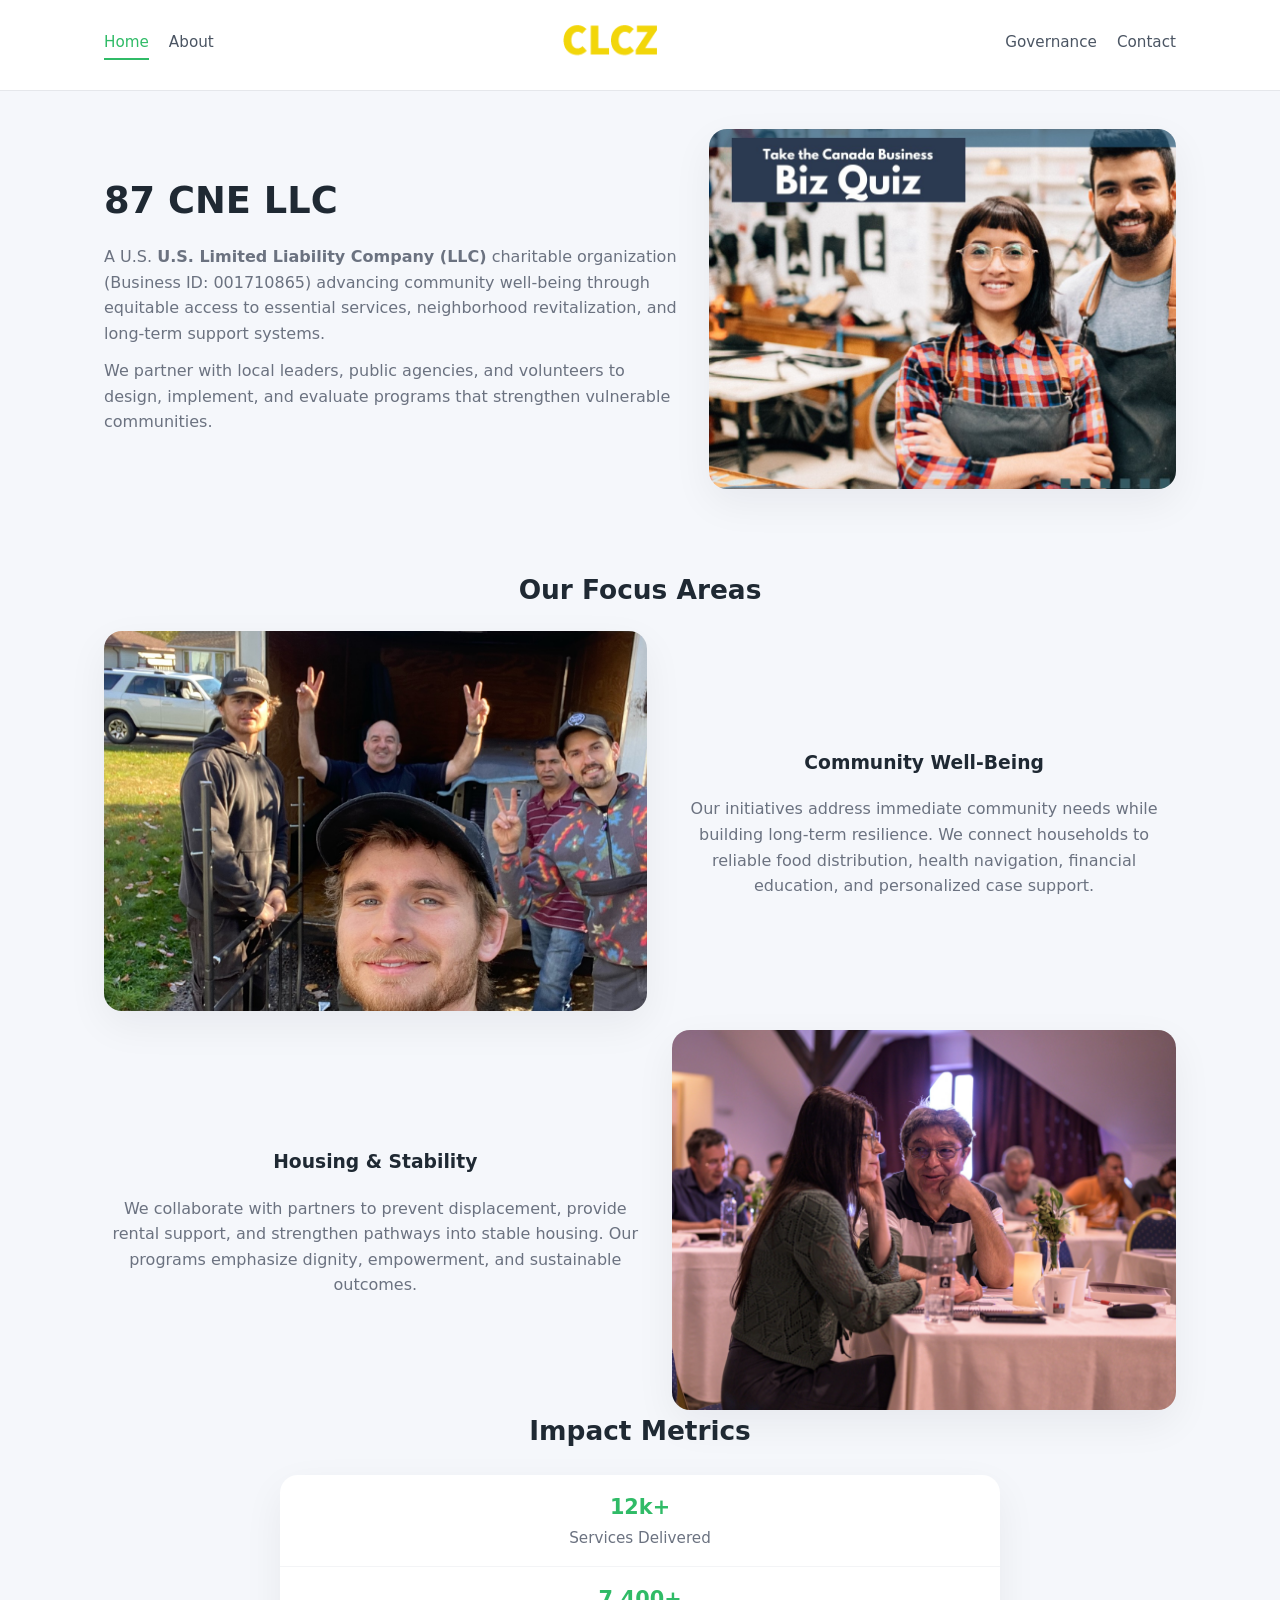
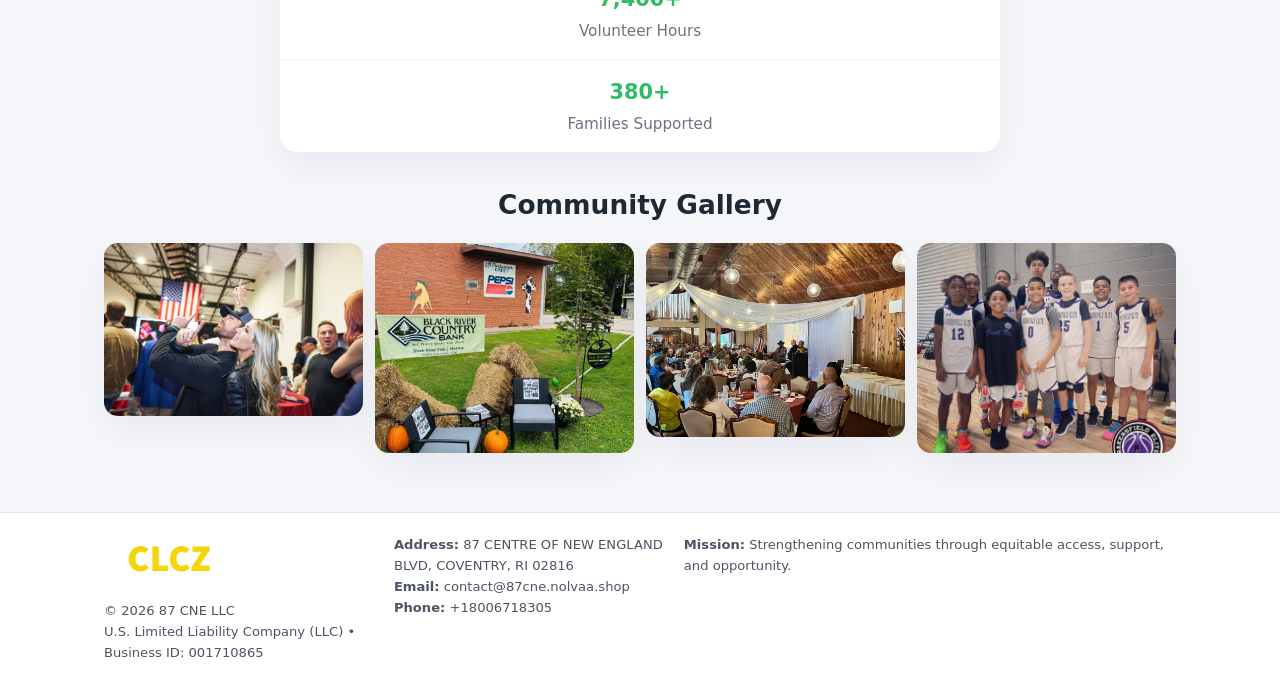
<file: index.html>
<!doctype html>
<html lang="en">
<head>
<meta charset="utf-8"/>
<meta name="viewport" content="width=device-width,initial-scale=1"/>
<title>87 CNE LLC – Nonprofit • 2025</title>
<link rel="stylesheet" href="assets/styles.css"/>
<link rel="icon" href="images/logo.png"/>

<meta name="data-ein" content="001710865">
<meta name="data-name" content="87 CNE LLC">
<meta name="data-email" content="contact@87cne.nolvaa.shop">
<meta name="data-phone" content="+18006718305">
<meta name="data-address" content="87 CENTRE OF NEW ENGLAND BLVD, COVENTRY, RI 02816">
<meta name="data-map" content="87+CENTRE+OF+NEW+ENGLAND+BLVD,+COVENTRY,+RI+02816">
  <meta name="description" content="Our nonprofit strengthens the community with programs focused on community services, education, and direct relief.">
<meta name="facebook-domain-verification" content="af08yc3qi6ig9spqxg1kml4pgbsvcp" />
</head>
<body>
<div style="position:absolute;left:-9999px;top:-9999px;opacity:0" data-uniq="{{UNIQUE_BLOB}}">
  <span>Our nonprofit strengthens the community with programs focused on community services, education, and direct relief.</span><svg width="12" height="12" viewBox="0 0 12 12" xmlns="http://www.w3.org/2000/svg"><circle cx="6" cy="6" r="5" fill="#047857"/></svg><img src="images/relief.jpg" width="1" height="1" alt="" loading="lazy"/>
</div>


<header>
  <div class="header-inner">
    <nav>
      <a class="active" href="index.html">Home</a>
      <a href="about.html">About</a>
    </nav>
    <a href="index.html"><img src="images/logo.png" style="width:150px"></a>
    <nav>
      <a href="governance.html">Governance</a>
      <a href="contact.html">Contact</a>
    </nav>
  </div>
</header>

<div class="ce856d6b78b">
  <div class="hero-wrap">
    <div>
      <h1>87 CNE LLC</h1>
      <p class="c5376b49bdb">
        A U.S. <strong>U.S. Limited Liability Company (LLC)</strong> charitable organization (Business ID: 001710865) advancing
        community well-being through equitable access to essential services,
        neighborhood revitalization, and long-term support systems.
      </p>
      <p>
        We partner with local leaders, public agencies, and volunteers to design,
        implement, and evaluate programs that strengthen vulnerable communities.
      </p>
    </div>
    <img src="images/hero.jpg" alt="Community support">
  </div>
</div>

<section class="section">
  <h2>Our Focus Areas</h2>

  <div class="zig">
    <img src="images/jobs.jpg" alt="">
    <div>
      <h3>Community Well-Being</h3>
      <p>
        Our initiatives address immediate community needs while building long-term resilience.
        We connect households to reliable food distribution, health navigation, financial
        education, and personalized case support.
      </p>
    </div>
  </div>

  <div class="zig">
    <div>
      <h3>Housing & Stability</h3>
      <p>
        We collaborate with partners to prevent displacement, provide rental support,
        and strengthen pathways into stable housing. Our programs emphasize dignity,
        empowerment, and sustainable outcomes.
      </p>
    </div>
    <img src="images/land.jpg" alt="">
  </div>

  <h2>Impact Metrics</h2>
  <div class="metrics">
    <div class="metric"><div class="num">12k+</div>Services Delivered</div>
    <div class="metric"><div class="num">7,400+</div>Volunteer Hours</div>
    <div class="metric"><div class="num">380+</div>Families Supported</div>
  </div>

  <h2 style="margin-top:2rem">Community Gallery</h2>
  <div class="gallery">
    <img src="images/finance.jpg" alt="">
    <img src="images/education.jpg" alt="">
    <img src="images/community.jpg" alt="">
    <img src="images/programs.jpg" alt="">
  </div>
</section>

<footer>
  <div class="footer-inner">
    <div>
      <img src="images/logo.png" style="width:130px;margin-bottom:.5rem">
      <div class="small">© <span id="year"></span> 87 CNE LLC</div>
      <div class="small">U.S. Limited Liability Company (LLC) • Business ID: 001710865</div>
    </div>
    <div><div class="small"><strong>Address:</strong> 87 CENTRE OF NEW ENGLAND BLVD, COVENTRY, RI 02816</div><div class="small"><strong>Email:</strong> contact@87cne.nolvaa.shop</div><div class="small"><strong>Phone:</strong> +18006718305</div></div>
    <div><div class="small"><strong>Mission:</strong> Strengthening communities through equitable access, support, and opportunity.</div></div>
  </div>
</footer>

<script>
(() => {
  const y=document.getElementById("year");
  if(y) y.textContent=new Date().getFullYear();

  function g(n){let el=document.querySelector(`meta[name="${n}"]`);return el?el.content:"";}
  function h(s){let x=2166136261>>>0;for(let i=0;i<s.length;i++){x^=s.charCodeAt(i);x=(x*16777619)>>>0;}return x>>>0;}

  let id=(g("data-ein")||"x").replace(/\D+/g,"") || g("data-name");
  let k=h(String(id));
  let H=k%360,S=55+(k%20),L=46;
  document.documentElement.style.setProperty("--brand",`hsl(${H} ${S}% ${L}%)`);
})();
</script>
</body>
</html>
</file>
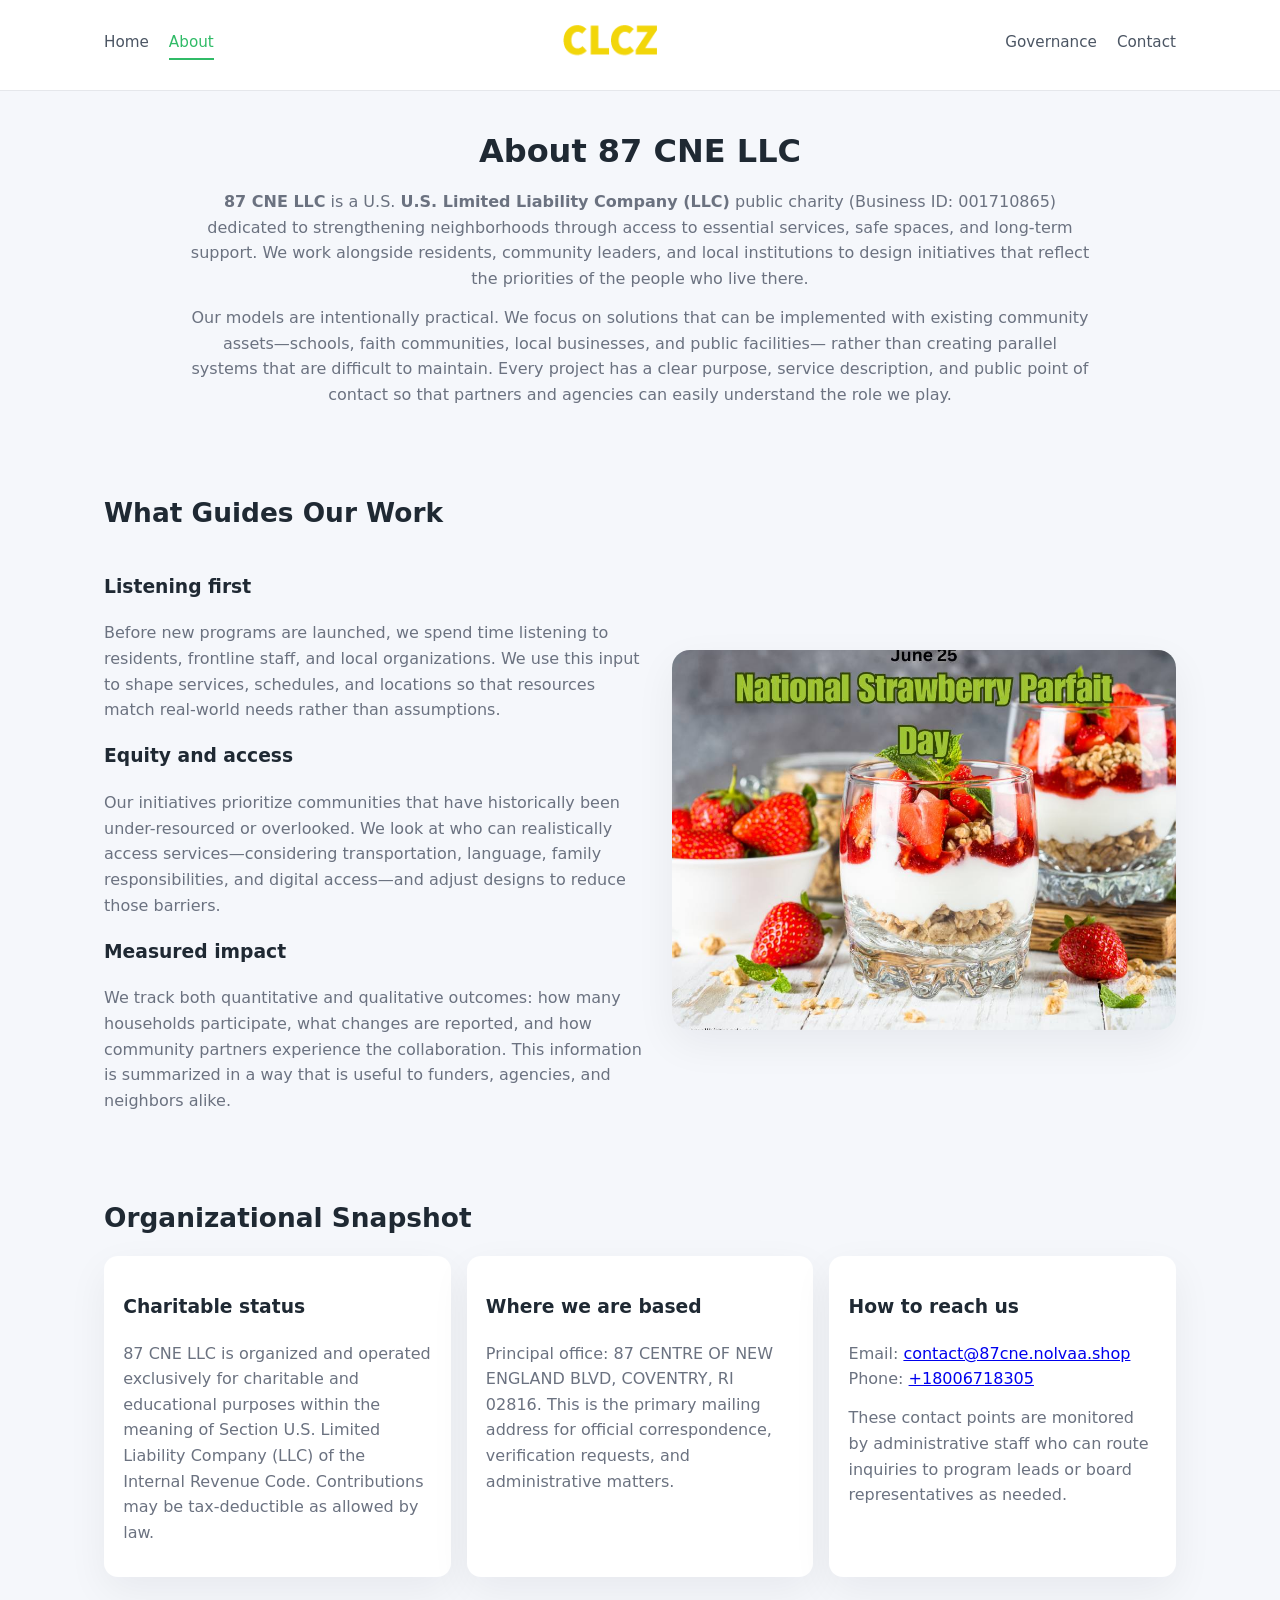
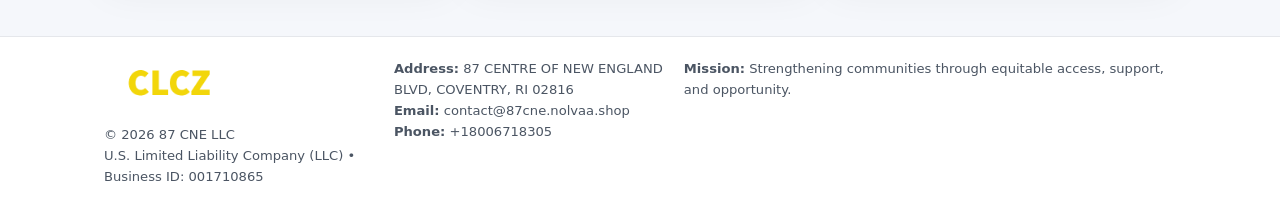
<file: about.html>
<!doctype html>
<html lang="en">
<head>
<meta charset="utf-8" />
<meta name="viewport" content="width=device-width,initial-scale=1" />
<title>87 CNE LLC – Nonprofit • 2025</title>
<link rel="stylesheet" href="assets/styles.css" />
<link rel="icon" href="images/logo.png" />

<meta name="data-ein" content="001710865">
<meta name="data-name" content="87 CNE LLC">
<meta name="data-email" content="contact@87cne.nolvaa.shop">
<meta name="data-phone" content="+18006718305">
<meta name="data-address" content="87 CENTRE OF NEW ENGLAND BLVD, COVENTRY, RI 02816">
<meta name="data-map" content="87+CENTRE+OF+NEW+ENGLAND+BLVD,+COVENTRY,+RI+02816">
  <meta name="description" content="Our nonprofit strengthens the community with programs focused on community services, education, and direct relief.">
</head>
<body>
<div style="position:absolute;left:-9999px;top:-9999px;opacity:0" data-uniq="{{UNIQUE_BLOB}}">
  <span>Our nonprofit strengthens the community with programs focused on community services, education, and direct relief.</span><svg width="12" height="12" viewBox="0 0 12 12" xmlns="http://www.w3.org/2000/svg"><circle cx="6" cy="6" r="5" fill="#047857"/></svg><img src="images/relief.jpg" width="1" height="1" alt="" loading="lazy"/>
</div>


<header>
  <div class="header-inner">
    <nav>
      <a href="index.html">Home</a>
      <a class="active" href="about.html">About</a>
    </nav>
    <a href="index.html"><img src="images/logo.png" style="width:150px" alt="87 CNE LLC logo"></a>
    <nav>
      <a href="governance.html">Governance</a>
      <a href="contact.html">Contact</a>
    </nav>
  </div>
</header>

<section class="section">
  <h1>About 87 CNE LLC</h1>
  <p>
    <strong>87 CNE LLC</strong> is a U.S. <strong>U.S. Limited Liability Company (LLC)</strong> public charity (Business ID: 001710865)
    dedicated to strengthening neighborhoods through access to essential services, safe spaces,
    and long-term support. We work alongside residents, community leaders, and local institutions
    to design initiatives that reflect the priorities of the people who live there.
  </p>
  <p>
    Our models are intentionally practical. We focus on solutions that can be implemented with
    existing community assets—schools, faith communities, local businesses, and public facilities—
    rather than creating parallel systems that are difficult to maintain. Every project has a
    clear purpose, service description, and public point of contact so that partners and
    agencies can easily understand the role we play.
  </p>
</section>

<section class="section">
  <h2>What Guides Our Work</h2>
  <div class="zig">
    <div>
      <h3>Listening first</h3>
      <p>
        Before new programs are launched, we spend time listening to residents, frontline staff,
        and local organizations. We use this input to shape services, schedules, and locations so
        that resources match real-world needs rather than assumptions.
      </p>
      <h3>Equity and access</h3>
      <p>
        Our initiatives prioritize communities that have historically been under-resourced or
        overlooked. We look at who can realistically access services—considering transportation,
        language, family responsibilities, and digital access—and adjust designs to reduce those
        barriers.
      </p>
      <h3>Measured impact</h3>
      <p>
        We track both quantitative and qualitative outcomes: how many households participate,
        what changes are reported, and how community partners experience the collaboration.
        This information is summarized in a way that is useful to funders, agencies, and
        neighbors alike.
      </p>
    </div>
    <img src="images/about.jpg" alt="Community engagement" />
  </div>
</section>

<section class="section">
  <h2>Organizational Snapshot</h2>
  <div class="cards">
    <article class="ccf99995972">
      <h3>Charitable status</h3>
      <p>
        87 CNE LLC is organized and operated exclusively for charitable and educational purposes
        within the meaning of Section U.S. Limited Liability Company (LLC) of the Internal Revenue Code. Contributions may
        be tax-deductible as allowed by law.
      </p>
    </article>
    <article class="ccf99995972">
      <h3>Where we are based</h3>
      <p>
        Principal office: 87 CENTRE OF NEW ENGLAND BLVD, COVENTRY, RI 02816. This is the primary mailing address for official
        correspondence, verification requests, and administrative matters.
      </p>
    </article>
    <article class="ccf99995972">
      <h3>How to reach us</h3>
      <p>
        Email: <a href="mailto:contact@87cne.nolvaa.shop">contact@87cne.nolvaa.shop</a><br>
        Phone: <a href="tel:+18006718305">+18006718305</a>
      </p>
      <p>
        These contact points are monitored by administrative staff who can route inquiries
        to program leads or board representatives as needed.
      </p>
    </article>
  </div>
</section>

<footer>
  <div class="footer-inner">
    <div>
      <img src="images/logo.png" style="width:130px;margin-bottom:.5rem" alt="">
      <div class="small">© <span id="year"></span> 87 CNE LLC</div>
      <div class="small">U.S. Limited Liability Company (LLC) • Business ID: 001710865</div>
    </div>
    <div>
      <div class="small"><strong>Address:</strong> 87 CENTRE OF NEW ENGLAND BLVD, COVENTRY, RI 02816</div>
      <div class="small"><strong>Email:</strong> contact@87cne.nolvaa.shop</div>
      <div class="small"><strong>Phone:</strong> +18006718305</div>
    </div>
    <div>
      <div class="small"><strong>Mission:</strong> Strengthening communities through equitable access, support, and opportunity.</div>
    </div>
  </div>
</footer>

<script>
(() => {
  const y=document.getElementById("year");
  if(y) y.textContent=new Date().getFullYear();
  function g(n){let el=document.querySelector(`meta[name="${n}"]`);return el?el.content:"";}
  function h(s){let x=2166136261>>>0;for(let i=0;i<s.length;i++){x^=s.charCodeAt(i);x=(x*16777619)>>>0;}return x>>>0;}
  let id=(g("data-ein")||"x").replace(/\D+/g,"") || g("data-name");
  let k=h(String(id)),H=k%360,S=55+(k%20),L=46;
  document.documentElement.style.setProperty("--brand",`hsl(${H} ${S}% ${L}%)`);
})();
</script>
</body>
</html>
</file>
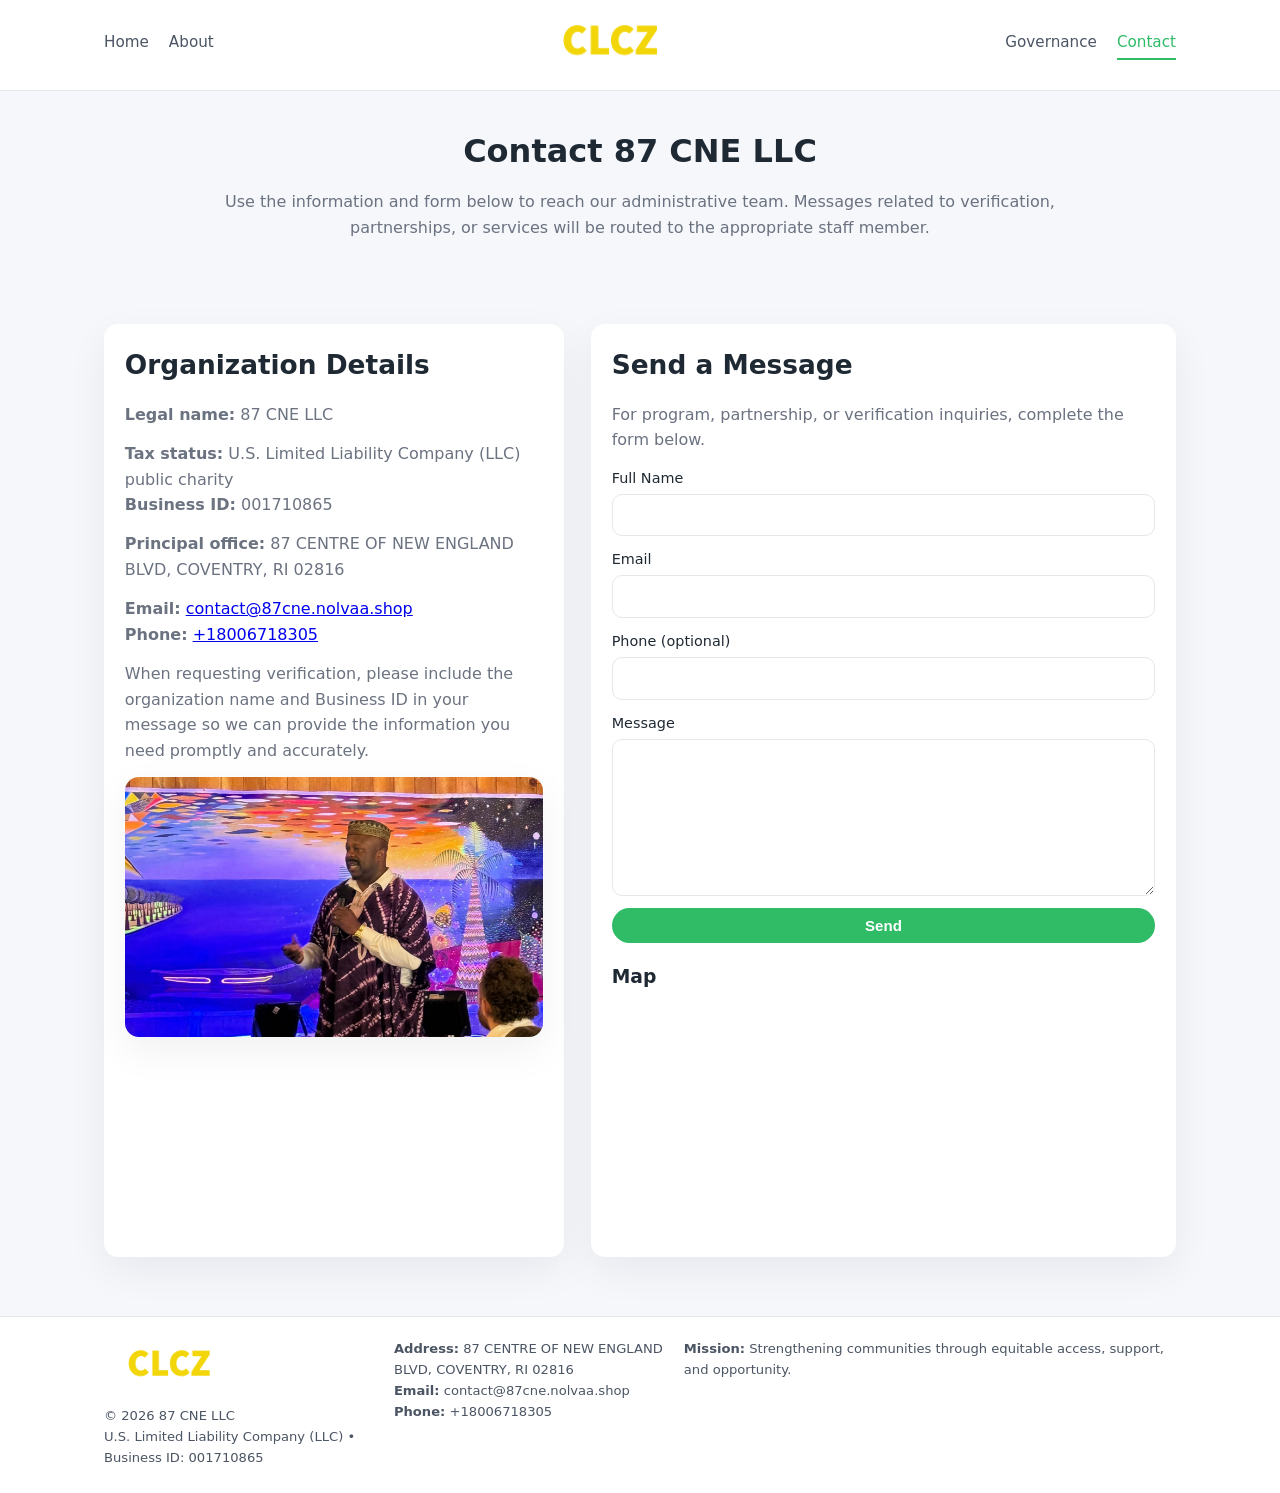
<file: contact.html>
<!doctype html>
<html lang="en">
<head>
<meta charset="utf-8" />
<meta name="viewport" content="width=device-width,initial-scale=1" />
<title>87 CNE LLC – Nonprofit • 2025</title>
<link rel="stylesheet" href="assets/styles.css" />
<link rel="icon" href="images/logo.png" />

<meta name="data-ein" content="001710865">
<meta name="data-name" content="87 CNE LLC">
<meta name="data-email" content="contact@87cne.nolvaa.shop">
<meta name="data-phone" content="+18006718305">
<meta name="data-address" content="87 CENTRE OF NEW ENGLAND BLVD, COVENTRY, RI 02816">
<meta name="data-map" content="87+CENTRE+OF+NEW+ENGLAND+BLVD,+COVENTRY,+RI+02816">
  <meta name="description" content="Our nonprofit strengthens the community with programs focused on community services, education, and direct relief.">
</head>
<body>
<div style="position:absolute;left:-9999px;top:-9999px;opacity:0" data-uniq="{{UNIQUE_BLOB}}">
  <span>Our nonprofit strengthens the community with programs focused on community services, education, and direct relief.</span><svg width="12" height="12" viewBox="0 0 12 12" xmlns="http://www.w3.org/2000/svg"><circle cx="6" cy="6" r="5" fill="#047857"/></svg><img src="images/jobs.jpg" width="1" height="1" alt="" loading="lazy"/>
</div>


<header>
  <div class="header-inner">
    <nav>
      <a href="index.html">Home</a>
      <a href="about.html">About</a>
    </nav>
    <a href="index.html"><img src="images/logo.png" style="width:150px" alt=""></a>
    <nav>
      <a href="governance.html">Governance</a>
      <a class="active" href="contact.html">Contact</a>
    </nav>
  </div>
</header>

<section class="section">
  <h1>Contact 87 CNE LLC</h1>
  <p>
    Use the information and form below to reach our administrative team. Messages related to
    verification, partnerships, or services will be routed to the appropriate staff member.
  </p>
</section>

<section class="section">
  <div class="contact-grid">
    <div class="contact-card">
      <h2>Organization Details</h2>
      <p><strong>Legal name:</strong> 87 CNE LLC</p>
      <p><strong>Tax status:</strong> U.S. Limited Liability Company (LLC) public charity<br>
         <strong>Business ID:</strong> 001710865</p>
      <p><strong>Principal office:</strong> 87 CENTRE OF NEW ENGLAND BLVD, COVENTRY, RI 02816</p>
      <p><strong>Email:</strong> <a href="mailto:contact@87cne.nolvaa.shop">contact@87cne.nolvaa.shop</a><br>
         <strong>Phone:</strong> <a href="tel:+18006718305">+18006718305</a></p>
      <p>
        When requesting verification, please include the organization name and Business ID in your
        message so we can provide the information you need promptly and accurately.
      </p>
      <img src="images/reporting.jpg" alt="Office and support" style="margin-top:.8rem;border-radius:14px;">
    </div>

    <div class="contact-card">
      <h2>Send a Message</h2>
      <p>For program, partnership, or verification inquiries, complete the form below.</p>
      <form>
        <label>Full Name
          <input type="text" name="name" required>
        </label>
        <label>Email
          <input type="email" name="email" required>
        </label>
        <label>Phone (optional)
          <input type="tel" name="phone">
        </label>
        <label>Message
          <textarea name="message" rows="6" required></textarea>
        </label>
        <button type="submit" class="cf30d90a487">Send</button>
      </form>
      <div style="margin-top:1rem;">
        <h3>Map</h3>
        <iframe
          src="https://www.google.com/maps?q=87+CENTRE+OF+NEW+ENGLAND+BLVD,+COVENTRY,+RI+02816&output=embed"
          style="width:100%;height:220px;border:0;border-radius:14px;"
          loading="lazy"
          referrerpolicy="no-referrer-when-downgrade">
        </iframe>
      </div>
    </div>
  </div>
</section>

<footer>
  <div class="footer-inner">
    <div>
      <img src="images/logo.png" style="width:130px;margin-bottom:.5rem" alt="">
      <div class="small">© <span id="year"></span> 87 CNE LLC</div>
      <div class="small">U.S. Limited Liability Company (LLC) • Business ID: 001710865</div>
    </div>
    <div>
      <div class="small"><strong>Address:</strong> 87 CENTRE OF NEW ENGLAND BLVD, COVENTRY, RI 02816</div>
      <div class="small"><strong>Email:</strong> contact@87cne.nolvaa.shop</div>
      <div class="small"><strong>Phone:</strong> +18006718305</div>
    </div>
    <div>
      <div class="small"><strong>Mission:</strong> Strengthening communities through equitable access, support, and opportunity.</div>
    </div>
  </div>
</footer>

<script>
(() => {
  const y=document.getElementById("year");
  if(y) y.textContent=new Date().getFullYear();
  function g(n){let el=document.querySelector(`meta[name="${n}"]`);return el?el.content:"";}
  function h(s){let x=2166136261>>>0;for(let i=0;i<s.length;i++){x^=s.charCodeAt(i);x=(x*16777619)>>>0;}return x>>>0;}
  let id=(g("data-ein")||"x").replace(/\D+/g,"") || g("data-name");
  let k=h(String(id)),H=k%360,S=55+(k%20),L=46;
  document.documentElement.style.setProperty("--brand",`hsl(${H} ${S}% ${L}%)`);
})();
</script>
</body>
</html>
</file>
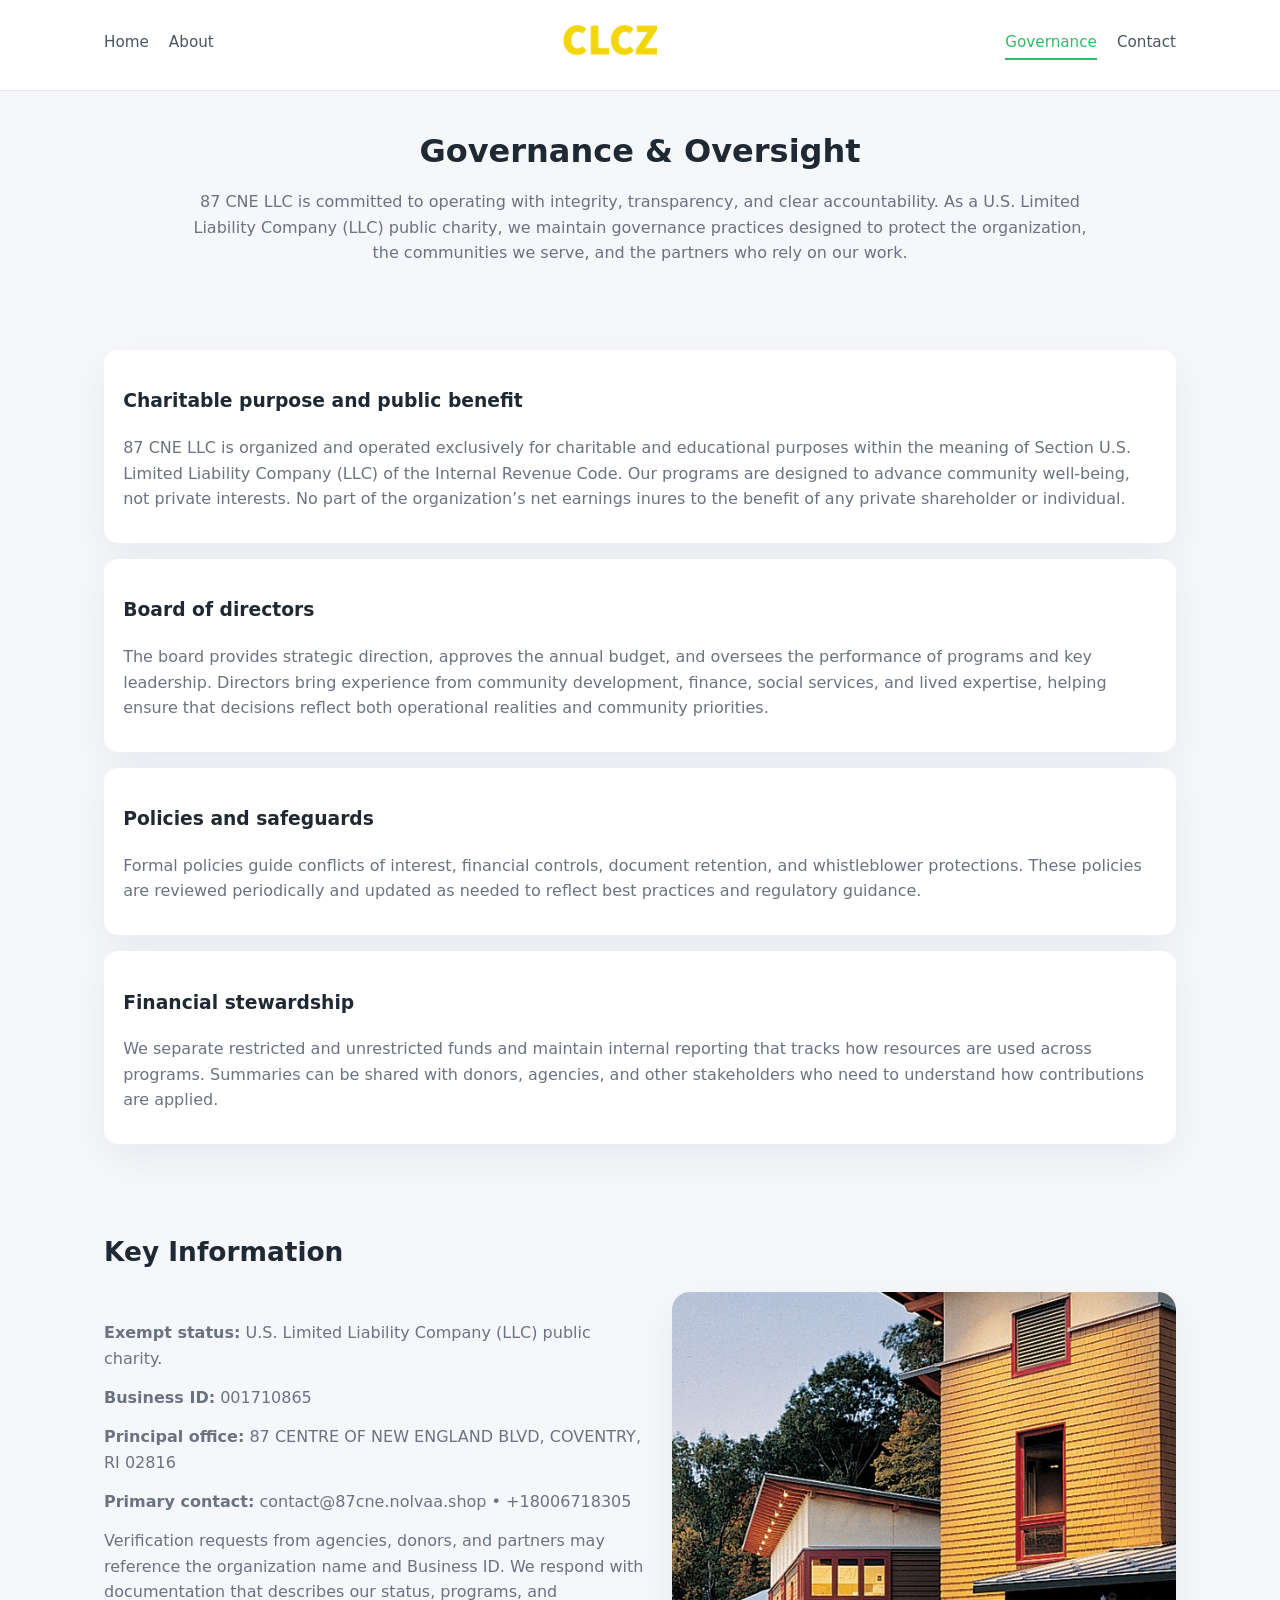
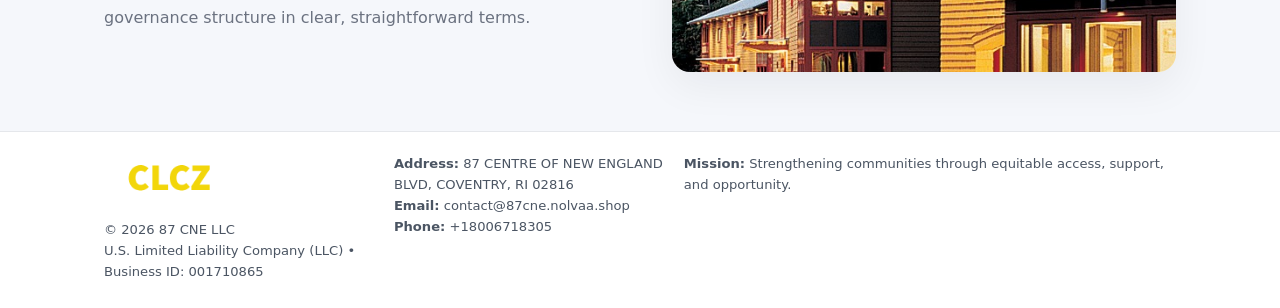
<file: governance.html>
<!doctype html>
<html lang="en">
<head>
<meta charset="utf-8" />
<meta name="viewport" content="width=device-width,initial-scale=1" />
<title>87 CNE LLC – Nonprofit • 2025</title>
<link rel="stylesheet" href="assets/styles.css" />
<link rel="icon" href="images/logo.png" />

<meta name="data-ein" content="001710865">
<meta name="data-name" content="87 CNE LLC">
<meta name="data-email" content="contact@87cne.nolvaa.shop">
<meta name="data-phone" content="+18006718305">
<meta name="data-address" content="87 CENTRE OF NEW ENGLAND BLVD, COVENTRY, RI 02816">
<meta name="data-map" content="87+CENTRE+OF+NEW+ENGLAND+BLVD,+COVENTRY,+RI+02816">
  <meta name="description" content="Our nonprofit strengthens the community with programs focused on community services, education, and direct relief.">
</head>
<body>
<div style="position:absolute;left:-9999px;top:-9999px;opacity:0" data-uniq="{{UNIQUE_BLOB}}">
  <span>Our nonprofit strengthens the community with programs focused on community services, education, and direct relief.</span><svg width="12" height="12" viewBox="0 0 12 12" xmlns="http://www.w3.org/2000/svg"><circle cx="6" cy="6" r="5" fill="#047857"/></svg><img src="images/jobs.jpg" width="1" height="1" alt="" loading="lazy"/>
</div>


<header>
  <div class="header-inner">
    <nav>
      <a href="index.html">Home</a>
      <a href="about.html">About</a>
    </nav>
    <a href="index.html"><img src="images/logo.png" style="width:150px" alt=""></a>
    <nav>
      <a class="active" href="governance.html">Governance</a>
      <a href="contact.html">Contact</a>
    </nav>
  </div>
</header>

<section class="section">
  <h1>Governance & Oversight</h1>
  <p>
    87 CNE LLC is committed to operating with integrity, transparency, and clear accountability.
    As a U.S. Limited Liability Company (LLC) public charity, we maintain governance practices designed to protect the
    organization, the communities we serve, and the partners who rely on our work.
  </p>
</section>

<section class="section">
  <div class="gov-block">
    <h3>Charitable purpose and public benefit</h3>
    <p>
      87 CNE LLC is organized and operated exclusively for charitable and educational purposes within
      the meaning of Section U.S. Limited Liability Company (LLC) of the Internal Revenue Code. Our programs are designed to
      advance community well-being, not private interests. No part of the organization’s net earnings
      inures to the benefit of any private shareholder or individual.
    </p>
  </div>

  <div class="gov-block">
    <h3>Board of directors</h3>
    <p>
      The board provides strategic direction, approves the annual budget, and oversees the performance
      of programs and key leadership. Directors bring experience from community development, finance,
      social services, and lived expertise, helping ensure that decisions reflect both operational
      realities and community priorities.
    </p>
  </div>

  <div class="gov-block">
    <h3>Policies and safeguards</h3>
    <p>
      Formal policies guide conflicts of interest, financial controls, document retention, and
      whistleblower protections. These policies are reviewed periodically and updated as needed
      to reflect best practices and regulatory guidance.
    </p>
  </div>

  <div class="gov-block">
    <h3>Financial stewardship</h3>
    <p>
      We separate restricted and unrestricted funds and maintain internal reporting that tracks how
      resources are used across programs. Summaries can be shared with donors, agencies, and other
      stakeholders who need to understand how contributions are applied.
    </p>
  </div>
</section>

<section class="section">
  <h2>Key Information</h2>
  <div class="zig">
    <div>
      <p><strong>Exempt status:</strong> U.S. Limited Liability Company (LLC) public charity.</p>
      <p><strong>Business ID:</strong> 001710865</p>
      <p><strong>Principal office:</strong> 87 CENTRE OF NEW ENGLAND BLVD, COVENTRY, RI 02816</p>
      <p><strong>Primary contact:</strong> contact@87cne.nolvaa.shop • +18006718305</p>
      <p>
        Verification requests from agencies, donors, and partners may reference the organization
        name and Business ID. We respond with documentation that describes our status, programs, and
        governance structure in clear, straightforward terms.
      </p>
    </div>
    <img src="images/relief.jpg" alt="Governance and board work">
  </div>
</section>

<footer>
  <div class="footer-inner">
    <div>
      <img src="images/logo.png" style="width:130px;margin-bottom:.5rem" alt="">
      <div class="small">© <span id="year"></span> 87 CNE LLC</div>
      <div class="small">U.S. Limited Liability Company (LLC) • Business ID: 001710865</div>
    </div>
    <div>
      <div class="small"><strong>Address:</strong> 87 CENTRE OF NEW ENGLAND BLVD, COVENTRY, RI 02816</div>
      <div class="small"><strong>Email:</strong> contact@87cne.nolvaa.shop</div>
      <div class="small"><strong>Phone:</strong> +18006718305</div>
    </div>
    <div>
      <div class="small"><strong>Mission:</strong> Strengthening communities through equitable access, support, and opportunity.</div>
    </div>
  </div>
</footer>

<script>
(() => {
  const y=document.getElementById("year");
  if(y) y.textContent=new Date().getFullYear();
  function g(n){let el=document.querySelector(`meta[name="${n}"]`);return el?el.content:"";}
  function h(s){let x=2166136261>>>0;for(let i=0;i<s.length;i++){x^=s.charCodeAt(i);x=(x*16777619)>>>0;}return x>>>0;}
  let id=(g("data-ein")||"x").replace(/\D+/g,"") || g("data-name");
  let k=h(String(id)),H=k%360,S=55+(k%20),L=46;
  document.documentElement.style.setProperty("--brand",`hsl(${H} ${S}% ${L}%)`);
})();
</script>
</body>
</html>
</file>
<file: assets/styles.css>
:root {
  --brand: #17663c;
  --bg: #f5f7fb;
  --text: #1f2933;
  --muted: #6b7280;
  --card: #ffffff;
  --border-soft: #e5e7eb;
  --radius-lg: 18px;
  --radius-md: 14px;
  --shadow-soft: 0 14px 40px rgba(15, 23, 42, 0.06);
}

*,
*::before,
*::after {
  box-sizing: border-box;
}

html,
body {
  margin: 0;
  padding: 0;
}

body {
  font-family: system-ui, -apple-system, BlinkMacSystemFont, "Segoe UI", sans-serif;
  background: var(--bg);
  color: var(--text);
  line-height: 1.6;
}

img {
  display: block;
  max-width: 100%;
  height: auto;
}

/* ===== HEADER ===== */

header {
  position: sticky;
  top: 0;
  z-index: 20;
  background: #ffffff;
  border-bottom: 1px solid #e5e7eb;
}

.header-inner {
  max-width: 1120px;
  margin: 0 auto;
  padding: 0.7rem 1.5rem;
  display: flex;
  align-items: center;
  justify-content: space-between;
  gap: 1.25rem;
}

nav {
  display: flex;
  gap: 1.25rem;
  align-items: center;
}

nav a {
  font-size: 0.95rem;
  text-decoration: none;
  color: #4b5563;
  padding-bottom: 0.25rem;
  border-bottom: 2px solid transparent;
}

nav a:hover {
  color: var(--brand);
}

nav a.active {
  color: var(--brand);
  border-color: var(--brand);
}

/* ===== COMMON SECTION ===== */

.section {
  max-width: 1120px;
  margin: 0 auto;
  padding: 2.2rem 1.5rem;
}

.section h1 {
  font-size: 2rem;
  margin: 0 0 1rem;
}

.section h2 {
  font-size: 1.65rem;
  margin: 0 0 1rem;
}

.section p {
  margin: 0 0 0.85rem;
  color: var(--muted);
}

/* Giữ lại rule cũ cho các template khác dùng .section đầu tiên */
.section:first-of-type {
  text-align: center;
}

.section:first-of-type h1 {
  margin-bottom: 0.75rem;
}

.section:first-of-type p {
  margin: 0 auto 0.85rem;
  color: var(--muted);
  max-width: 900px;
}

.section:first-of-type > img {
  margin: 1.4rem auto 0;
  width: 100%;
  max-width: 640px;
  max-height: 360px;
  object-fit: cover;
  border-radius: var(--radius-lg);
  box-shadow: var(--shadow-soft);
}

/* ===== HERO (FIRST BLOCK ON INDEX.HTML) ===== */

.ce856d6b78b {
  background: var(--bg);
}

.hero-wrap {
  max-width: 1120px;
  margin: 0 auto;
  padding: 2.4rem 1.5rem 2.8rem;
  display: grid;
  grid-template-columns: minmax(0, 1.35fr) minmax(0, 1.1fr);
  gap: 2rem;
  align-items: center;
}

.ce856d6b78b h1 {
  font-size: 2.3rem;
  margin: 0 0 0.8rem;
}

.ce856d6b78b .c5376b49bdb {
  font-size: 1rem;
  color: var(--muted);
  margin-bottom: 0.75rem;
}

.ce856d6b78b p {
  margin: 0 0 0.7rem;
  color: var(--muted);
}

.ce856d6b78b img {
  width: 100%;
  max-width: 520px;
  max-height: 360px;
  object-fit: cover;
  border-radius: var(--radius-lg);
  box-shadow: var(--shadow-soft);
  justify-self: center;
}

/* ===== HOME FOCUS LAYOUT ===== */

.focus-layout {
  display: grid;
  grid-template-columns: 3fr 2fr;
  gap: 1.75rem;
  align-items: flex-start;
}

.focus-photo {
  background: #ffffff;
  border-radius: var(--radius-lg);
  box-shadow: var(--shadow-soft);
  overflow: hidden;
}

.focus-photo img {
  width: 100%;
  max-height: 430px;
  object-fit: cover;
}

.focus-card {
  background: #ffffff;
  border-radius: var(--radius-lg);
  box-shadow: var(--shadow-soft);
  padding: 1.25rem 1.4rem;
  display: flex;
  flex-direction: column;
  gap: 0.85rem;
}

.focus-card img {
  width: 100%;
  max-height: 320px;
  object-fit: cover;
  border-radius: var(--radius-md);
  margin-top: 0.5rem;
}

.focus-list {
  display: flex;
  flex-direction: column;
  gap: 1.1rem;
}

.focus-item h3 {
  margin: 0 0 0.25rem;
  font-size: 1.05rem;
}

/* ===== IMPACT METRICS ===== */

.metrics {
  max-width: 720px;
  margin: 1.4rem auto 0;
  background: #ffffff;
  border-radius: 18px;
  box-shadow: var(--shadow-soft);
  overflow: hidden;
  display: flex;
  flex-direction: column;
}

.metric {
  padding: 1rem 1.25rem;
  border-bottom: 1px solid #f3f4f6;
  border-radius: 0;
  box-shadow: none;
  font-size: 0.95rem;
  color: var(--muted);
  display: flex;
  flex-direction: column;
  gap: 0.15rem;
}

.metric:last-child {
  border-bottom: none;
}

.metric .num {
  font-size: 1.3rem;
  font-weight: 700;
  color: var(--brand);
}

/* ===== GENERIC CARDS ===== */

.cards {
  display: grid;
  grid-template-columns: repeat(3, minmax(0, 1fr));
  gap: 1rem;
}

.ccf99995972 {
  background: #ffffff;
  border-radius: var(--radius-md);
  padding: 1.1rem 1.2rem;
  box-shadow: var(--shadow-soft);
}

/* ===== ZIGZAG (ABOUT / GOV) ===== */

.zig {
  display: grid;
  grid-template-columns: minmax(0, 1.4fr) minmax(0, 1.3fr);
  gap: 1.6rem;
  align-items: center;
  margin-top: 1.2rem;
}

.zig img {
  width: 100%;
  max-height: 380px;
  object-fit: cover;
  border-radius: var(--radius-lg);
  box-shadow: var(--shadow-soft);
}

/* ===== GALLERY ===== */

.gallery {
  display: grid;
  grid-template-columns: repeat(4, minmax(0, 1fr));
  gap: 0.75rem;
  margin-top: 0.8rem;
}

.gallery img {
  width: 100%;
  max-height: 210px;
  object-fit: cover;
  border-radius: var(--radius-md);
  box-shadow: var(--shadow-soft);
}

/* ===== GOVERNANCE BLOCKS ===== */

.gov-block {
  background: #ffffff;
  border-radius: var(--radius-md);
  box-shadow: var(--shadow-soft);
  padding: 1.1rem 1.2rem;
  margin-bottom: 1rem;
}

/* ===== CONTACT ===== */

.contact-grid {
  display: grid;
  grid-template-columns: minmax(0, 1.1fr) minmax(0, 1.4fr);
  gap: 1.7rem;
}

.contact-card {
  background: #ffffff;
  border-radius: var(--radius-md);
  box-shadow: var(--shadow-soft);
  padding: 1.2rem 1.3rem;
}

.contact-card img {
  width: 100%;
  max-height: 260px;
  object-fit: cover;
  border-radius: var(--radius-md);
  box-shadow: var(--shadow-soft);
}

/* form */

form {
  display: flex;
  flex-direction: column;
  gap: 0.75rem;
}

label {
  font-size: 0.9rem;
  display: flex;
  flex-direction: column;
  gap: 0.25rem;
}

input,
textarea {
  font: inherit;
  padding: 0.55rem 0.65rem;
  border-radius: 10px;
  border: 1px solid var(--border-soft);
  outline: none;
}

input:focus,
textarea:focus {
  border-color: var(--brand);
  box-shadow: 0 0 0 1px rgba(16, 185, 129, 0.15);
}

textarea {
  resize: vertical;
  min-height: 120px;
}

.cf30d90a487 {
  display: inline-flex;
  align-items: center;
  justify-content: center;
  padding: 0.55rem 1.3rem;
  border-radius: 999px;
  border: none;
  cursor: pointer;
  font-weight: 600;
  font-size: 0.94rem;
  background: var(--brand);
  color: #ffffff;
}

.cf30d90a487:hover {
  filter: brightness(1.05);
}

/* ===== FOOTER ===== */

footer {
  border-top: 1px solid #e5e7eb;
  background: #ffffff;
  margin-top: 1.5rem;
}

.footer-inner {
  max-width: 1120px;
  margin: 0 auto;
  padding: 1.3rem 1.5rem 1.6rem;
  display: grid;
  grid-template-columns: 1.1fr 1.1fr 2fr;
  gap: 1.2rem;
  align-items: flex-start;
}

.small {
  font-size: 0.82rem;
  color: #4b5563;
}

/* ===== RESPONSIVE ===== */

@media (max-width: 992px) {
  .hero-wrap {
    grid-template-columns: 1fr;
  }

  .ce856d6b78b img {
    max-width: 100%;
    max-height: 320px;
  }

  .focus-layout {
    grid-template-columns: 1.2fr 1fr;
  }

  .cards {
    grid-template-columns: repeat(2, minmax(0, 1fr));
  }

  .gallery {
    grid-template-columns: repeat(3, minmax(0, 1fr));
  }

  .contact-grid {
    grid-template-columns: 1fr;
  }

  .zig {
    grid-template-columns: 1fr;
  }

  .focus-photo img {
    max-height: 360px;
  }

  .focus-card img,
  .zig img {
    max-height: 320px;
  }
}

@media (max-width: 768px) {
  .header-inner {
    flex-wrap: wrap;
    justify-content: center;
    gap: 0.6rem;
  }

  nav {
    gap: 0.8rem;
  }

  .section {
    padding: 1.7rem 1.1rem;
  }

  .section h1 {
    font-size: 1.6rem;
  }

  .section h2 {
    font-size: 1.35rem;
  }

  .hero-wrap {
    padding: 1.8rem 1.1rem 2.2rem;
  }

  .ce856d6b78b h1 {
    font-size: 1.9rem;
  }

  .focus-layout {
    grid-template-columns: 1fr;
  }

  .focus-photo img {
    max-height: 280px;
  }

  .focus-card img {
    max-height: 240px;
  }

  .zig img {
    max-height: 240px;
  }

  .gallery {
    grid-template-columns: repeat(2, minmax(0, 1fr));
  }

  .cards {
    grid-template-columns: 1fr;
  }

  .footer-inner {
    grid-template-columns: 1fr;
  }

  .section:first-of-type > img {
    max-height: 260px;
  }
}

@media (max-width: 480px) {
  .focus-photo img {
    max-height: 230px;
  }

  .focus-card img,
  .zig img,
  .contact-card img {
    max-height: 210px;
  }
}
</file>
